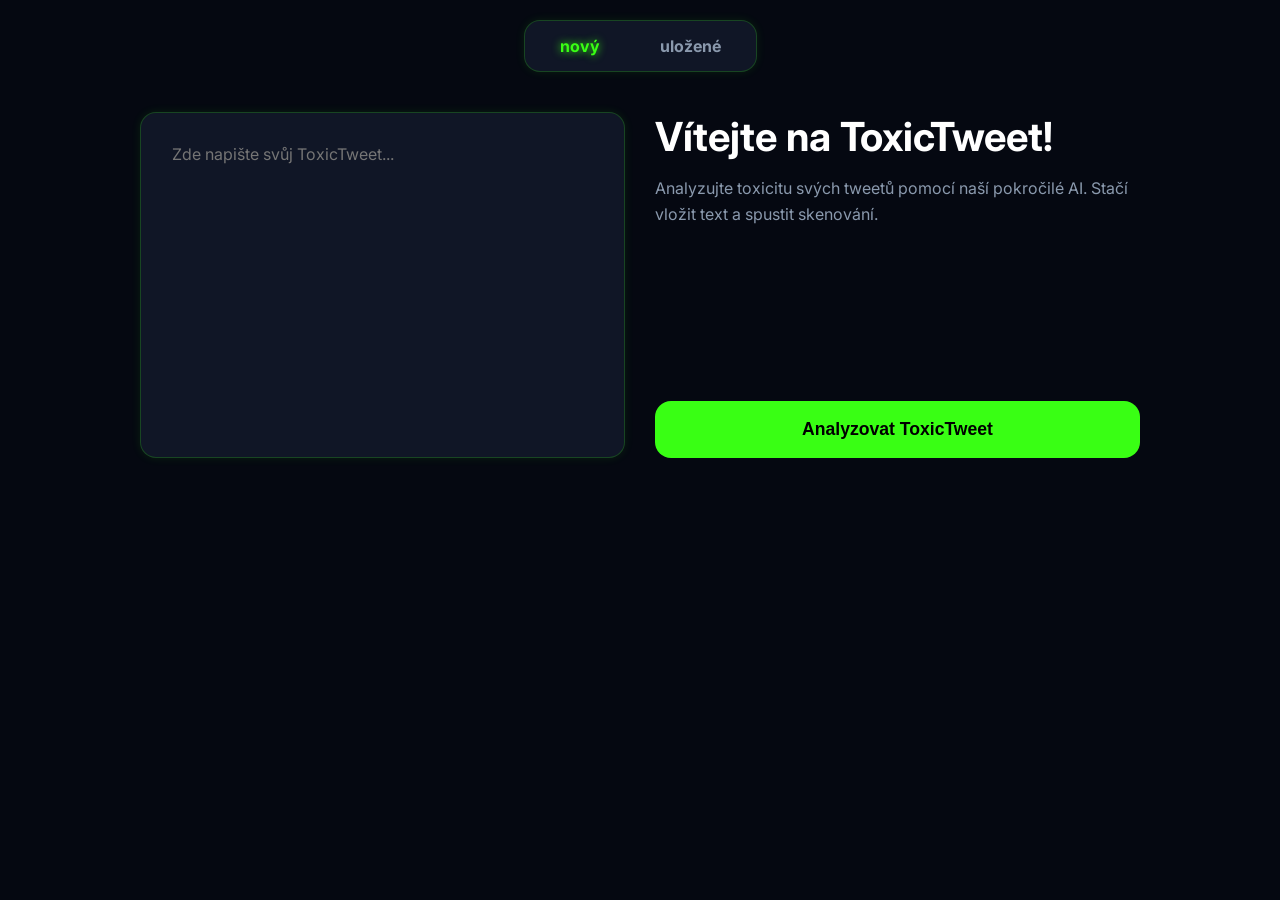
<file: index.html>
<!DOCTYPE html>
<html lang="cs">
<head>
    <meta charset="UTF-8">
    <meta name="viewport" content="width=device-width, initial-scale=1.0">
    <title>ToxicTweet - AI Analyzer</title>
    <link rel="stylesheet" href="style.css">
    <link rel="preconnect" href="https://fonts.googleapis.com">
    <link rel="preconnect" href="https://fonts.gstatic.com" crossorigin>
    <link href="https://fonts.googleapis.com/css2?family=Inter:wght@400;700&display=swap" rel="stylesheet">
</head>
<body>
    <header>
        <nav class="nav-menu">
            <div class="tabs">
                <a href="index.html" class="tab active">nový</a>
                <a href="ulozene.html" class="tab">uložené</a>
            </div>
        </nav>
    </header>

    <main class="container">
        <section class="column-left">
            <div class="card">
                <form id="toxic-form">
                    <textarea id="user-input" placeholder="Zde napište svůj ToxicTweet..."></textarea>
                </form>
            </div>
        </section>
        <section class="column-right">
            <div class="welcome-text">
                <h1>Vítejte na ToxicTweet!</h1>
                <p>Analyzujte toxicitu svých tweetů pomocí naší pokročilé AI. Stačí vložit text a spustit skenování.</p>
            </div>
            <button type="submit" form="toxic-form" class="main-button">Analyzovat ToxicTweet</button>
        </section>
    </main>
</body>
</html>
</file>
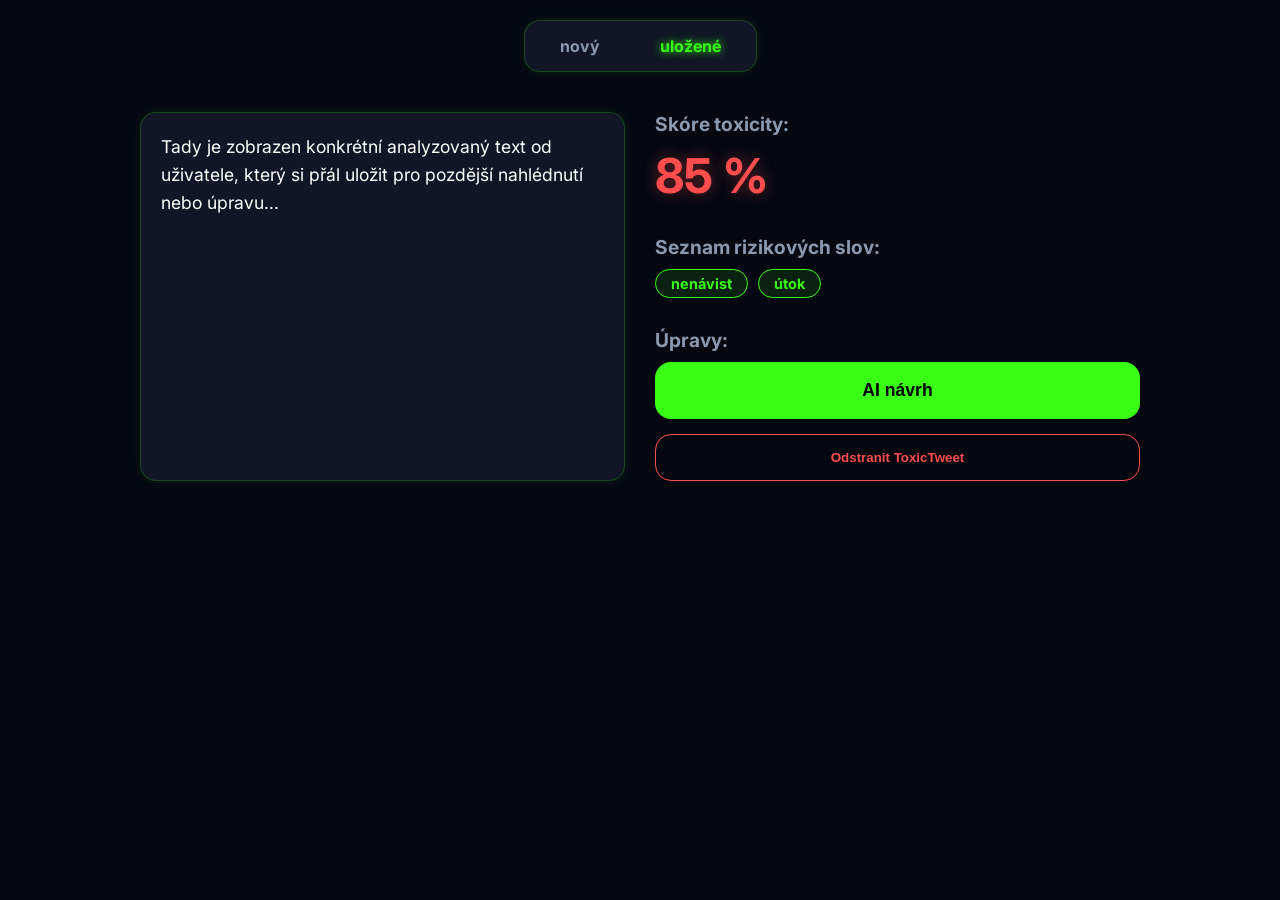
<file: ulozene.html>
<!DOCTYPE html>
<html lang="cs">
<head>
    <meta charset="UTF-8">
    <meta name="viewport" content="width=device-width, initial-scale=1.0">
    <title>ToxicTweet - Uložené analýzy</title>
    <link rel="stylesheet" href="style.css">
    <link rel="preconnect" href="https://fonts.googleapis.com">
    <link rel="preconnect" href="https://fonts.gstatic.com" crossorigin>
    <link href="https://fonts.googleapis.com/css2?family=Inter:wght@400;700&display=swap" rel="stylesheet">
</head>
<body>
    <header>
        <nav class="nav-menu">
            <div class="tabs">
                <a href="index.html" class="tab">nový</a>
                <a href="ulozene.html" class="tab active">uložené</a>
            </div>
        </nav>
    </header>

    <main class="container">
        <section class="column-left">
            <div class="card">
                <div class="static-text">
                    Tady je zobrazen konkrétní analyzovaný text od uživatele, který si přál uložit pro pozdější nahlédnutí nebo úpravu...
                </div>
            </div>
        </section>
        <section class="column-right">
            <div class="analysis-results">
                <div class="result-section">
                    <h2>Skóre toxicity:</h2>
                    <p class="toxicity-score">85 %</p>
                </div>

                <div class="result-section">
                    <h2>Seznam rizikových slov:</h2>
                    <div class="tags">
                        <span class="tag">nenávist</span>
                        <span class="tag">útok</span>
                    </div>
                </div>

                <div class="result-section">
                    <h2>Úpravy:</h2>
                    <div class="actions">
                        <button class="main-button">AI návrh</button>
                        <button class="delete-button">Odstranit ToxicTweet</button>
                    </div>
                </div>
            </div>
        </section>
    </main>
</body>
</html>
</file>
<file: style.css>
:root {
    --bg-color: #050811;
    --card-bg: #101626;
    --text-main: #ffffff;
    --text-muted: #8a99ad;
    --neon-green: #39FF14;
    --neon-green-glow: rgba(57, 255, 20, 0.1);
}

* {
    box-sizing: border-box;
    margin: 0;
    padding: 0;
}

body {
    background-color: var(--bg-color);
    color: var(--text-main);
    font-family: 'Inter', sans-serif;
    min-height: 100vh;
    display: flex;
    flex-direction: column;
    align-items: center;
    padding: 20px;
}

/* Navigační menu */
.nav-menu {
    margin-bottom: 40px;
}

.tabs {
    display: flex;
    background-color: var(--card-bg);
    border-radius: 16px;
    padding: 5px;
    border: 1px solid rgba(57, 255, 20, 0.2);
    box-shadow: 0 0 10px var(--neon-green-glow);
}

.tab {
    text-decoration: none;
    color: var(--text-muted);
    padding: 10px 30px;
    border-radius: 12px;
    font-weight: 700;
    transition: all 0.3s ease;
}

.tab.active {
    color: var(--neon-green);
    text-shadow: 0 0 8px var(--neon-green);
}

/* Hlavní layout */
.container {
    display: flex;
    gap: 30px;
    width: 100%;
    max-width: 1000px;
    align-items: stretch;
}

.column-left {
    flex: 1;
}

.column-right {
    flex: 1;
    display: flex;
    flex-direction: column;
    justify-content: space-between;
}

/* Levá karta */
.card {
    background-color: var(--card-bg);
    border-radius: 16px;
    border: 1px solid rgba(57, 255, 20, 0.2);
    box-shadow: 0 0 10px var(--neon-green-glow);
    height: 100%;
    padding: 20px;
}

form {
    height: 100%;
}

textarea {
    width: 100%;
    height: 300px;
    background: transparent;
    border: 1px solid transparent;
    border-radius: 8px;
    padding: 10px;
    color: var(--text-main);
    font-family: inherit;
    font-size: 16px;
    resize: none;
    outline: none;
    transition: border-color 0.3s ease, box-shadow 0.3s ease;
}

textarea:focus {
    border-color: var(--neon-green);
    box-shadow: 0 0 10px var(--neon-green-glow);
}

/* Pravý sloupec */
.welcome-text h1 {
    font-size: 2.5rem;
    margin-bottom: 15px;
}

.welcome-text p {
    color: var(--text-muted);
    line-height: 1.6;
}

.main-button {
    background-color: var(--neon-green);
    color: #000000;
    border: none;
    padding: 18px;
    border-radius: 16px;
    font-weight: 700;
    font-size: 1.1rem;
    cursor: pointer;
    transition: all 0.3s ease;
    width: 100%;
}

.main-button:hover {
    box-shadow: 0 0 20px var(--neon-green);
    transform: translateY(-2px);
}

/* Styly pro ulozene.html */
.static-text {
    color: var(--text-main);
    line-height: 1.6;
    font-size: 1.1rem;
}

.analysis-results {
    display: flex;
    flex-direction: column;
    gap: 30px;
}

.result-section h2 {
    font-size: 1.2rem;
    color: var(--text-muted);
    margin-bottom: 10px;
}

.toxicity-score {
    font-size: 3rem;
    font-weight: 700;
    color: #ff4d4d; /* Červená barva ladící k vysoké toxicitě */
    text-shadow: 0 0 15px rgba(255, 77, 77, 0.4);
}

.tags {
    display: flex;
    gap: 10px;
    flex-wrap: wrap;
}

.tag {
    background-color: rgba(57, 255, 20, 0.1);
    border: 1px solid var(--neon-green);
    color: var(--neon-green);
    padding: 5px 15px;
    border-radius: 20px;
    font-size: 0.9rem;
    font-weight: 700;
}

.actions {
    display: flex;
    flex-direction: column;
    gap: 15px;
}

.delete-button {
    background: transparent;
    border: 1px solid #ff4d4d;
    color: #ff4d4d;
    padding: 15px;
    border-radius: 16px;
    font-weight: 700;
    cursor: pointer;
    transition: all 0.3s ease;
}

.delete-button:hover {
    background-color: rgba(255, 77, 77, 0.1);
    box-shadow: 0 0 15px rgba(255, 77, 77, 0.2);
}
</file>
